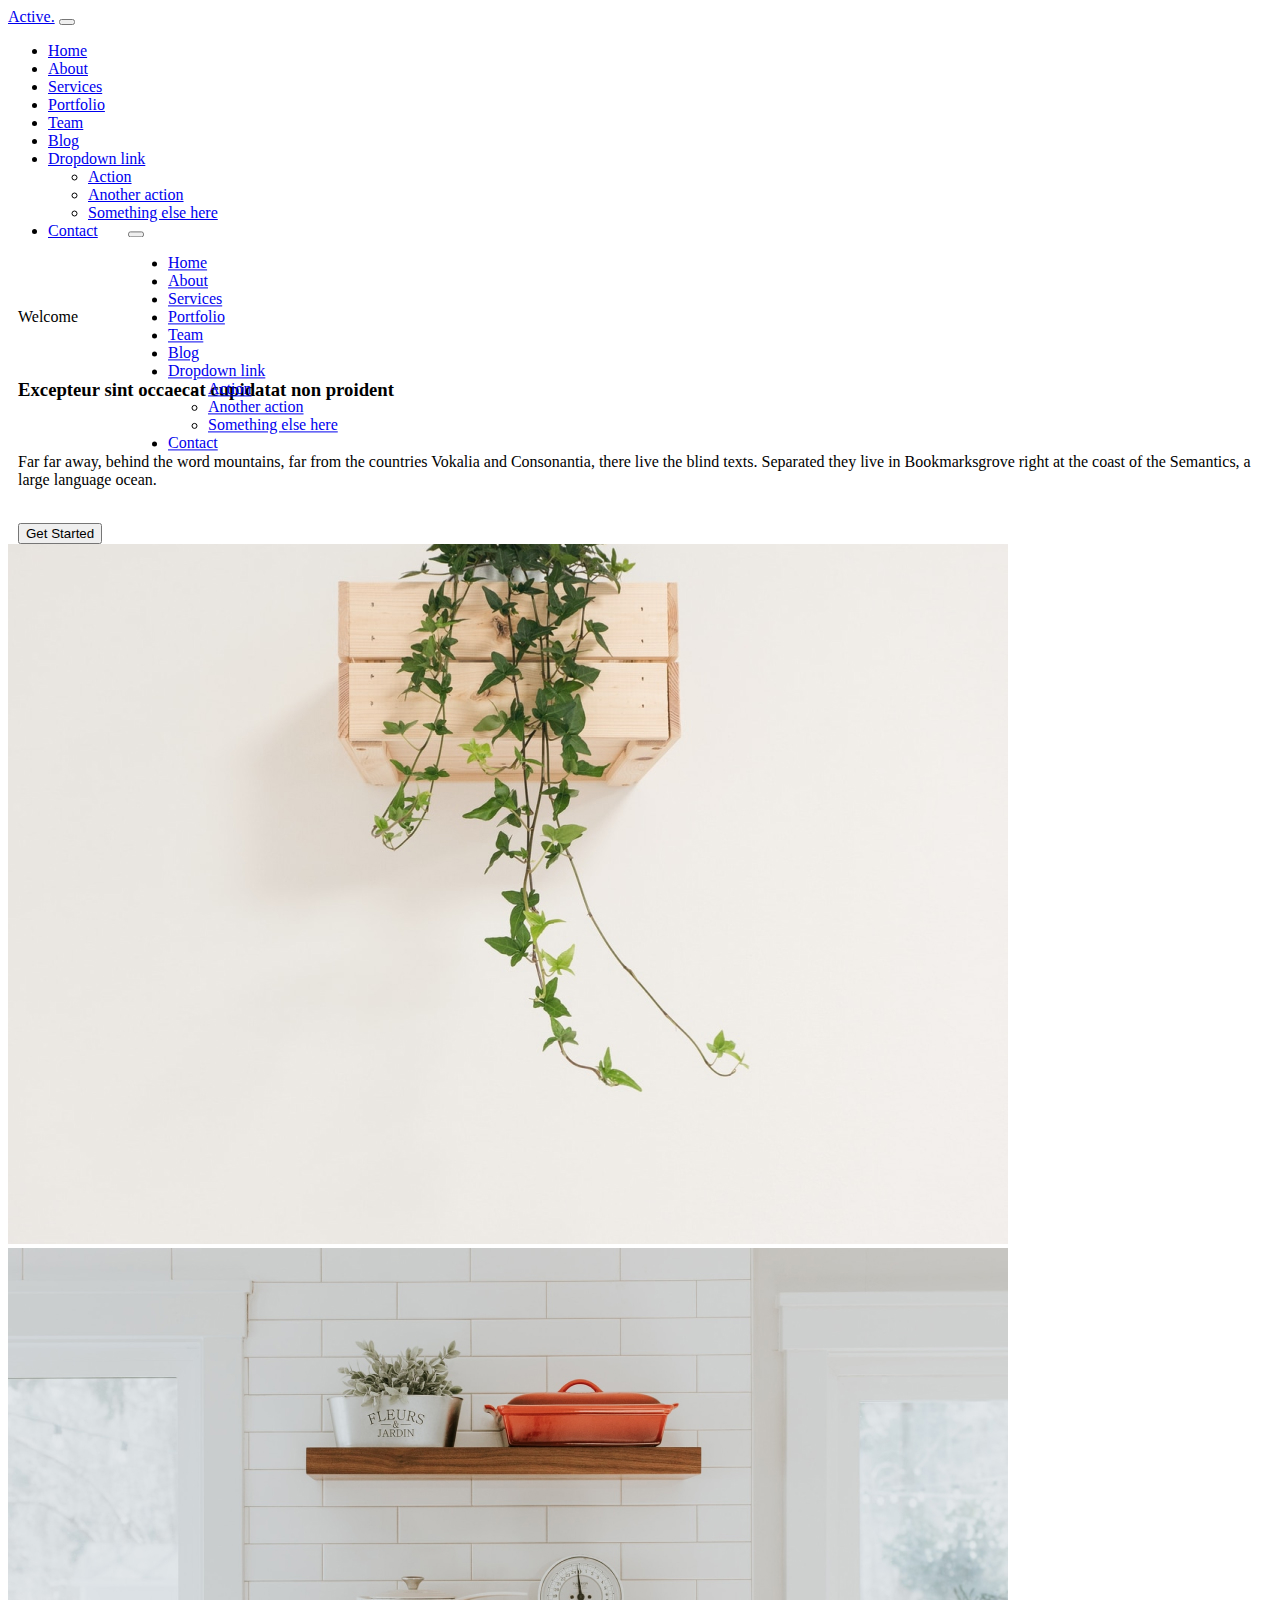
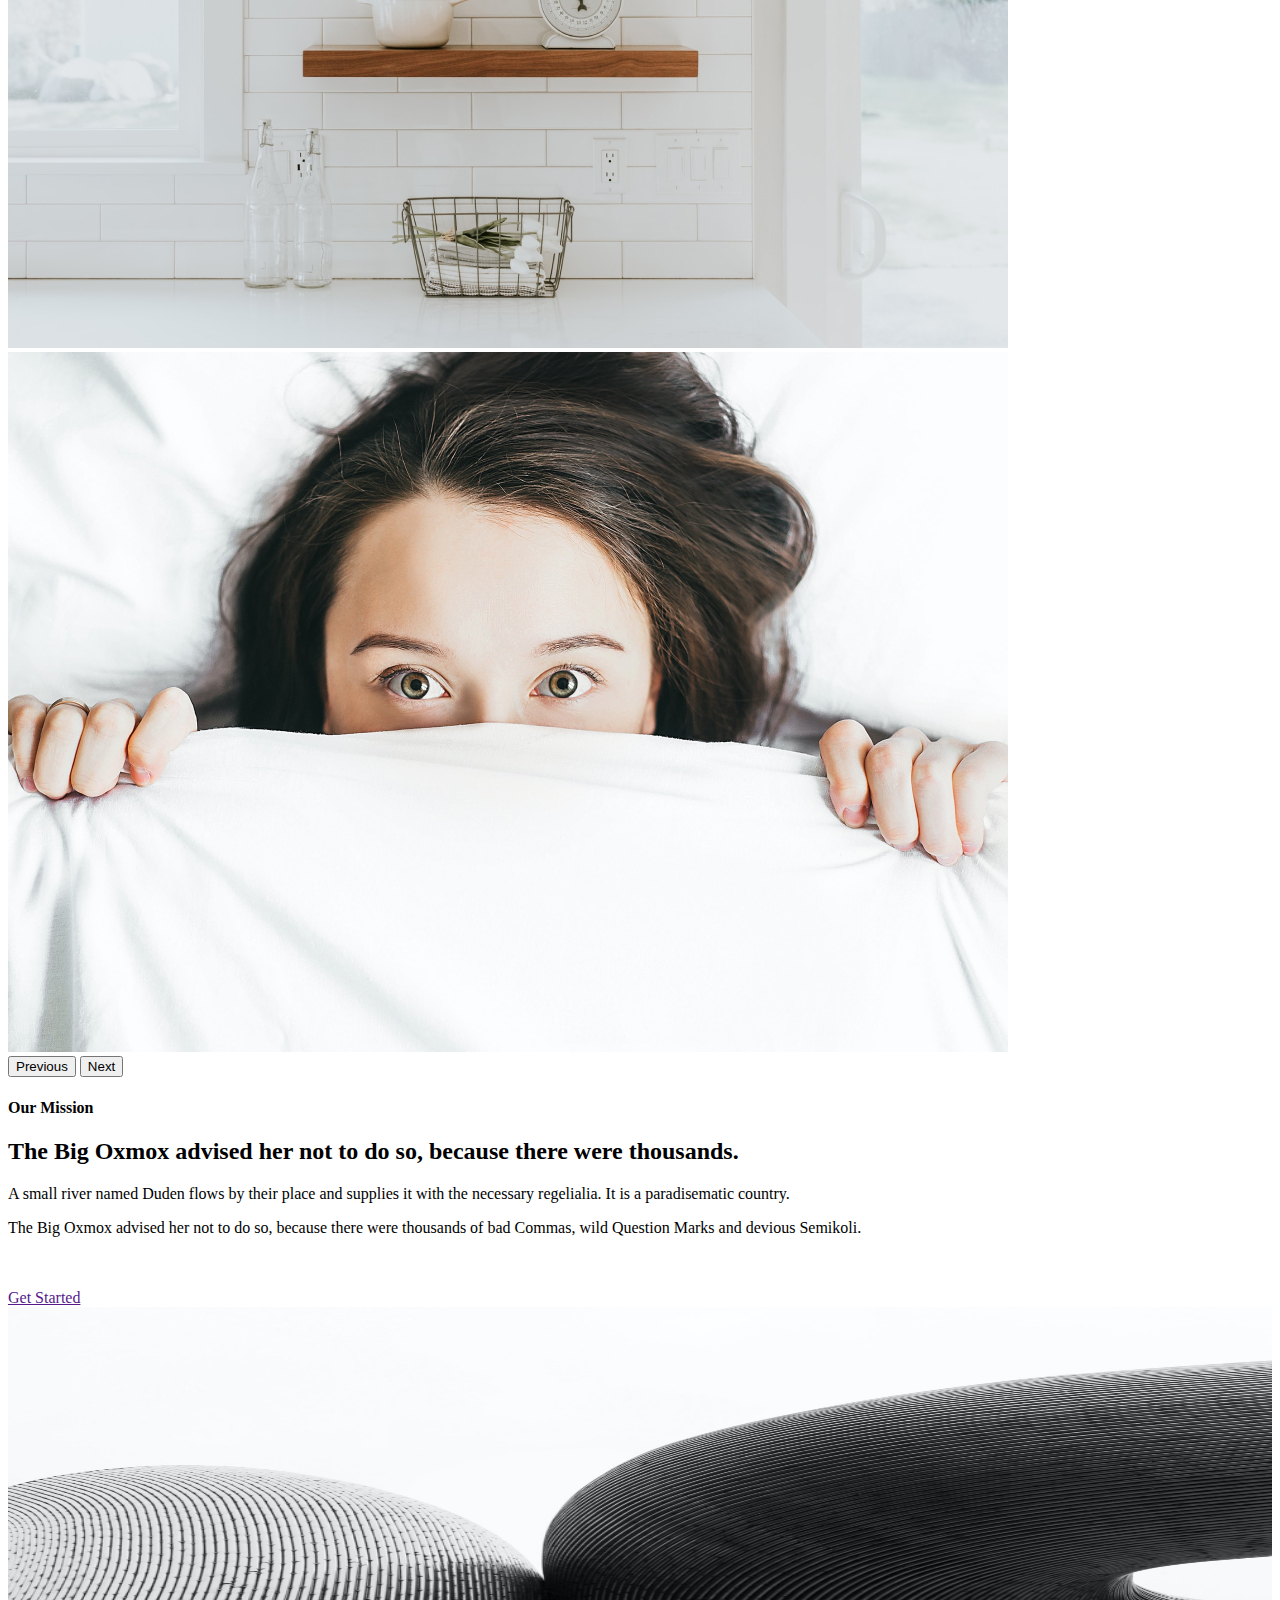
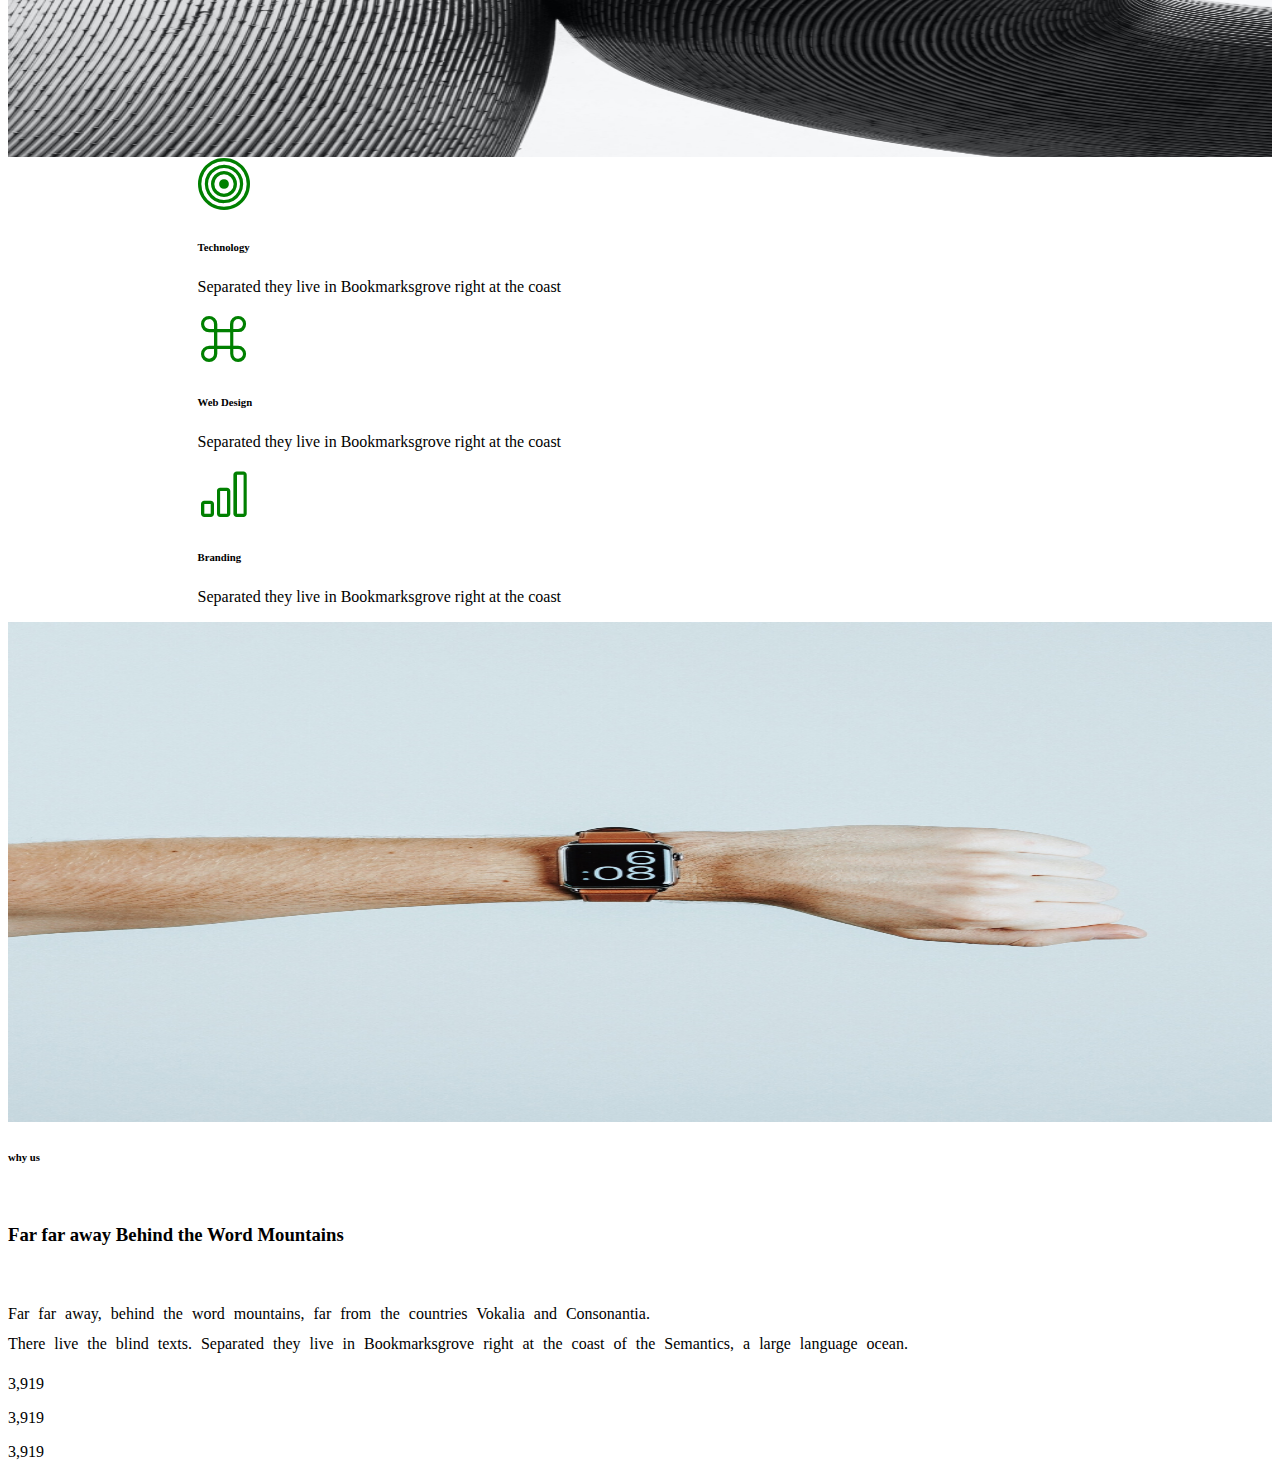
<file: Bootsrtrap PR/index.html>
<!DOCTYPE html>
<html lang="en">
<head>
    <meta charset="UTF-8">
    <meta name="viewport" content="width=device-width, initial-scale=1.0">
    <title>Active</title>
    <link href="https://cdn.jsdelivr.net/npm/bootstrap@5.0.2/dist/css/bootstrap.min.css" rel="stylesheet" integrity="sha384-EVSTQN3/azprG1Anm3QDgpJLIm9Nao0Yz1ztcQTwFspd3yD65VohhpuuCOmLASjC" crossorigin="anonymous">
    <script src="https://cdn.jsdelivr.net/npm/bootstrap@5.0.2/dist/js/bootstrap.bundle.min.js" integrity="sha384-MrcW6ZMFYlzcLA8Nl+NtUVF0sA7MsXsP1UyJoMp4YLEuNSfAP+JcXn/tWtIaxVXM" crossorigin="anonymous"></script>
    <link rel="stylesheet" href="https://cdn.jsdelivr.net/npm/bootstrap-icons@1.11.3/font/bootstrap-icons.min.css">

</head>
<body>
    <!-- navbar -->
    <nav class="navbar navbar-expand-lg navbar-light bg-light p-fixed">
        <div class="container">
          <a class="navbar-brand" href="#">Active.</a>
          <button class="navbar-toggler" type="button" data-bs-toggle="offcanvas" data-bs-target="#offcanvasTop" aria-controls="navbarNavDropdown" aria-expanded="false" aria-label="Toggle navigation">
            <span class="navbar-toggler-icon"></span>
          </button>
          <div class="collapse navbar-collapse lg-d-flex justify-content-end mt-3 mb-3" id="navbarNavDropdown">
            <ul class="navbar-nav">
              <li class="nav-item">
                <a class="nav-link active" aria-current="page" href="#">Home</a>
              </li>
              <li class="nav-item">
                <a class="nav-link" href="#">About</a>
              </li>
              <li class="nav-item">
                <a class="nav-link" href="#">Services</a>
              </li>
              <li class="nav-item">
                <a class="nav-link " aria-current="page" href="#">Portfolio</a>
              </li>
              <li class="nav-item">
                <a class="nav-link" href="#">Team</a>
              </li>
              <li class="nav-item">
                <a class="nav-link" href="#">Blog</a>
              </li>
              <li class="nav-item dropdown">
                <a class="nav-link dropdown-toggle" href="#" id="navbarDropdownMenuLink" role="button" data-bs-toggle="dropdown" aria-expanded="false">
                  Dropdown link
                </a>
                <ul class="dropdown-menu" aria-labelledby="navbarDropdownMenuLink">
                  <li><a class="dropdown-item" href="#">Action</a></li>
                  <li><a class="dropdown-item" href="#">Another action</a></li>
                  <li><a class="dropdown-item" href="#">Something else here</a></li>
                </ul>
              </li>
              <li class="nav-item">
                <a class="nav-link" href="#">Contact</a>
              </li>
            </ul>
          </div>
        </div>
      </nav>
<br><br>
      <div class="container-fluid  d">
        <div class="container mt-3 mb-3">
            <div class="row d-flex  justify-content-between align-content-center">
                <div class="col-12 col-xl-4 mt-5 " style="margin-left: 10px;">
                    <p>Welcome</p><br>
                    <h3>Excepteur sint occaecat cupidatat non proident</h3><br>
                    <p>Far far away, behind the word mountains, far from the countries Vokalia and Consonantia, there live the blind texts. Separated they live in Bookmarksgrove right at the coast of the Semantics, a large language ocean.</p>
                    <br>
                    <button class="btn btn-success rounded-pill ">Get Started</button>
                </div>
                <div class="col-12 col-xl-7 pt-xl-0 pt-5">
                    <div id="carouselExampleControls" class="carousel slide" data-bs-ride="carousel">
                        <div class="carousel-inner p-0">
                          <div class="carousel-item active">
                            <img src="images/img_h_6.jpg" class="d-block w-100 " alt="..." >
                          </div>
                          <div class="carousel-item">
                            <img src="images/img_h_7.jpg" class="d-block w-100" alt="...">
                          </div>
                          <div class="carousel-item">
                            <img src="images/img_h_8.jpg" class="d-block w-100" alt="...">
                          </div>
                        </div>
                        <button class="carousel-control-prev" type="button" data-bs-target="#carouselExampleControls" data-bs-slide="prev">
                          <span class="carousel-control-prev-icon" aria-hidden="true"></span>
                          <span class="visually-hidden">Previous</span>
                        </button>
                        <button class="carousel-control-next" type="button" data-bs-target="#carouselExampleControls" data-bs-slide="next">
                          <span class="carousel-control-next-icon" aria-hidden="true"></span>
                          <span class="visually-hidden">Next</span>
                        </button>
                      </div>
                </div>
            </div>
        </div>
      </div>

      <!-- our mission -->
       <div class="container-fluid bg-light mt-5">
            <div class="container bg-white h-100 w-80 pt-5">
                
                    <div class="row d-felx justify-content-around w-100">
                        <div class="col-12 col-xl-4 mt-5 m-0 col-sm-12 order-sm-2 col-lg-4 order-lg-1  ">
                            <h4>Our Mission</h4>
                            <h2>The Big Oxmox advised her not to do so, because there were thousands.</h2>
                            <p>A small river named Duden flows by their place and supplies it with the necessary regelialia. It is a paradisematic country.</p>
                            <p>The Big Oxmox advised her not to do so, because there were thousands of bad Commas, wild Question Marks and devious Semikoli.</p>
                                <br><br>
                                <a href="" class="btn btn-success rounded-pill">Get Started</a>
                        </div>
                        <div class="col-12 col-xl-5 box p-0 mt-5 col-sm-12 order-sm-1 col-lg-5 order-lg-2 m-auto">
                            <img src="images//img_v_3.jpg"  alt="" style="height: 450px;width: 100%;display: flex; justify-content: space-around;">
                        </div>
                    
                </div>
            </div>
<!-- cards -->
            
           <div class="row w-80 d-flex mt-5 justify-content-around" style="margin: auto;width: 70%;" >
            <div class="col-3 col-xl-3 col-sm-3 ">
              <i class="bi bi-bullseye" style="font-size:52px ;color: green;"></i>
              <h6>Technology</h6>
              <p>Separated they live in Bookmarksgrove right at the coast</p>
            </div>
            <div class="col-3  col-xl-3 col-lg-12 ">
              <i class="bi bi-command" style="font-size:52px ;color: green;"></i>
              <h6>Web Design</h6>
              <p>Separated they live in Bookmarksgrove right at the coast</p>
            </div>
            <div class="col-3 col-xl-3 col-sm-3 ">
              <i class="bi bi-bar-chart" style="font-size:52px ;color: green;"></i>
              <h6>Branding</h6>
              <p>Separated they live in Bookmarksgrove right at the coast</p>
            </div>
           </div>

           <!-- why us -->
            
            

       </div>
       <div class="container-fluid bg-light ">
        <div class="container d-flex justify-content-around">
        <div class="row d-flex justify-content-around w-100 mt-5" >
          <div class="col-5 col-xl-5  ">
            <img src="images/img_v_1.jpg" height="500px" width="100%" alt="">
          </div>
          <div class="col-5 col-xl-5 order-sm-2 col-sm-5 ">
            <h6>why us</h6><br>
            <h3>Far far away Behind the Word Mountains</h3><br>
            <p style="line-height: 30px;word-spacing: 5px;">Far far away, behind the word mountains, far from the countries Vokalia and Consonantia.
              <br>
              There live the blind texts. Separated they live in Bookmarksgrove right at the coast of the Semantics, a large language ocean.</p>
            <p>3,919</p>     <p>3,919</p>              <p>3,919</p>                       
          </div>
        </div>
       </div>
       </div>


    <!-- offcanvas -->
    <div class="offcanvas offcanvas-end" tabindex="-1" id="offcanvasTop" aria-labelledby="offcanvasTopLabel" style="width: 80%;margin: auto; position: absolute;transform: translate(-50%,-20%); top: 30%;left: 50%;">
      <div class="offcanvas-header">
      
        <button type="button" class="btn-close text-reset" data-bs-dismiss="offcanvas" aria-label="Close"></button>
      </div>
      <div class="offcanvas-body">
        
            <ul class="navbar-nav">
              <li class="nav-item">
                <a class="nav-link active" aria-current="page" href="#">Home</a>
              </li>
              <li class="nav-item">
                <a class="nav-link" href="#">About</a>
              </li>
              <li class="nav-item">
                <a class="nav-link" href="#">Services</a>
              </li>
              <li class="nav-item">
                <a class="nav-link " aria-current="page" href="#">Portfolio</a>
              </li>
              <li class="nav-item">
                <a class="nav-link" href="#">Team</a>
              </li>
              <li class="nav-item">
                <a class="nav-link" href="#">Blog</a>
              </li>
              <li class="nav-item dropdown">
                <a class="nav-link dropdown-toggle" href="#" id="navbarDropdownMenuLink" role="button" data-bs-toggle="dropdown" aria-expanded="false">
                  Dropdown link
                </a>
                <ul class="dropdown-menu" aria-labelledby="navbarDropdownMenuLink">
                  <li><a class="dropdown-item" href="#">Action</a></li>
                  <li><a class="dropdown-item" href="#">Another action</a></li>
                  <li><a class="dropdown-item" href="#">Something else here</a></li>
                </ul>
              </li>
              <li class="nav-item">
                <a class="nav-link" href="#">Contact</a>
              </li>
            </ul>
          
      </div>
    </div>
</body>
</html>
</file>
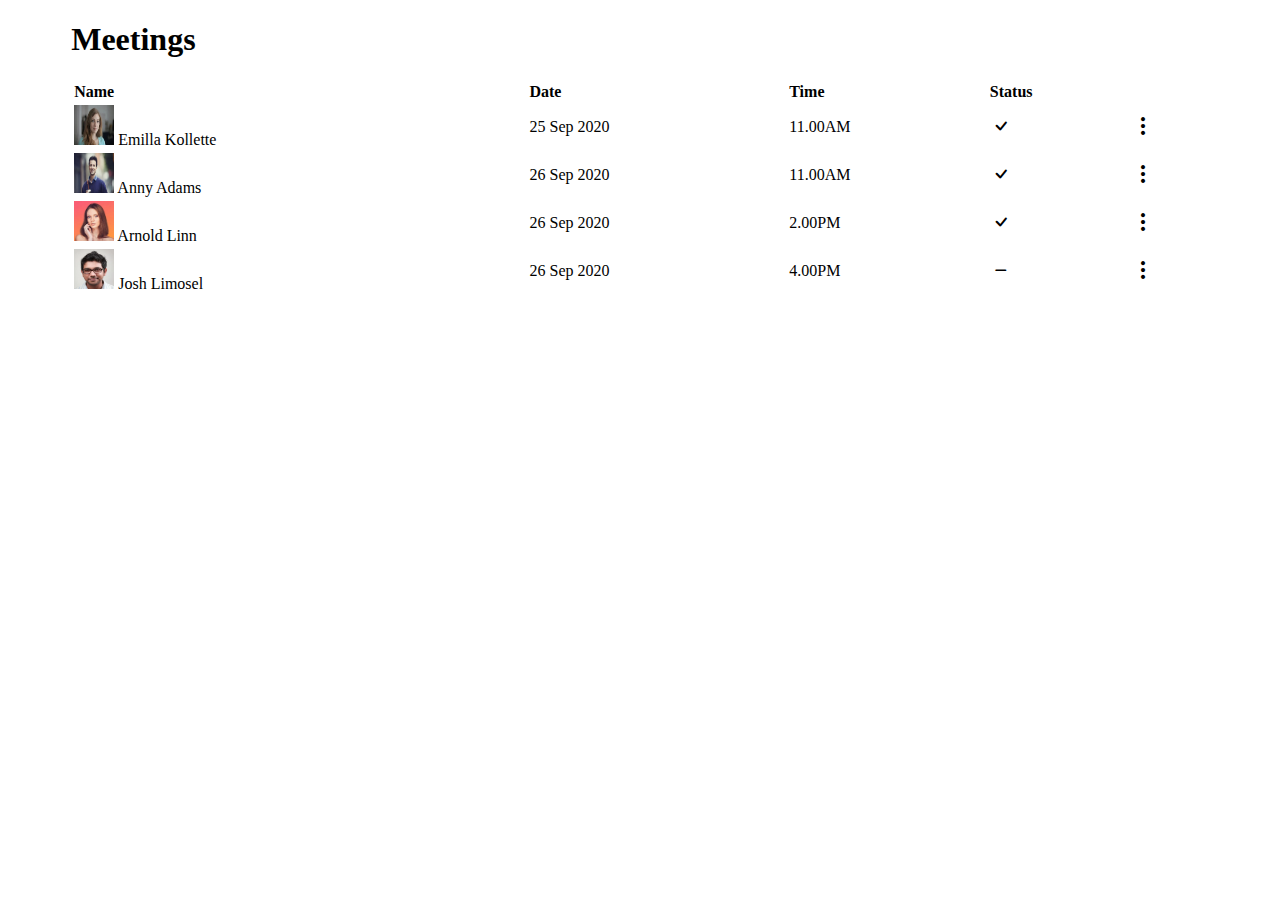
<file: Bottstrap Table/index.html>
<!DOCTYPE html>
<html lang="en">
<head>
    <meta charset="UTF-8">
    <meta name="viewport" content="width=device-width, initial-scale=1.0">
    <title>Table Made With Bootstrap</title>
    <link href="https://cdn.jsdelivr.net/npm/bootstrap@5.0.2/dist/css/bootstrap.min.css" rel="stylesheet" integrity="sha384-EVSTQN3/azprG1Anm3QDgpJLIm9Nao0Yz1ztcQTwFspd3yD65VohhpuuCOmLASjC" crossorigin="anonymous">
    <script src="https://cdn.jsdelivr.net/npm/bootstrap@5.0.2/dist/js/bootstrap.bundle.min.js" integrity="sha384-MrcW6ZMFYlzcLA8Nl+NtUVF0sA7MsXsP1UyJoMp4YLEuNSfAP+JcXn/tWtIaxVXM" crossorigin="anonymous"></script>
    <link rel="stylesheet" href="https://cdn.jsdelivr.net/npm/bootstrap-icons@1.5.0/font/bootstrap-icons.css">
    <style>
       .table
       {
        width: 90%;
        margin: auto;
        
       }
       
       h1
       {
        margin-left: 5%;
       }
       i
       {
        font-size: 22px;
        font-weight: bold;
       }
      
    </style>

</head>
<body>
        <h1>Meetings</h1>    

        <table class="table table-primary table-hover  "  >
            <tr class="table-primary">
                <td><b>Name</td>
                <td><b>Date</td>
                <td><b>Time</td>    
                <td><b>Status</td>
                <td></td>
            </tr>
        
            <tr class="table-primary">
                <td >
                    <img src="Images/p1.jpg" class="rounded-circle" height="40px" width="40px"  alt="">
                    Emilla Kollette
                </td>
                <td>
                    25 Sep 2020
                </td>
                <td>
                    11.00AM
                </td>
                <td>
                    <i class="bi bi-check"></i>
                    

                </td>
                <td>
                    <i class="bi bi-three-dots-vertical"></i> 
                </td>
            </tr>
            <tr class="table bg-primary">
                <td >
                    <img src="Images/p2.jpg" class="rounded-circle" height="40px" width="40px"  alt="">
                    Anny Adams
                </td>
                <td>
                    26 Sep 2020
                </td>
                <td>
                    11.00AM
                </td>
                <td>
                    <i class="bi bi-check"></i>
                    

                </td>
                <td>
                    <i class="bi bi-three-dots-vertical"></i> 
                </td>
            </tr>
            <tr>
                <td >
                    <img src="Images/p3.jpg" class="rounded-circle" height="40px" width="40px"  alt="">
                    Arnold Linn
                </td>
                <td>
                    26 Sep 2020
                </td>
                <td>
                    2.00PM
                </td>
                <td>
                    <i class="bi bi-check"></i>
                    

                </td>
                <td>
                    <i class="bi bi-three-dots-vertical"></i> 
                </td>
            </tr>
            <tr>
                <td >
                    <img src="Images/p4.jpg" class="rounded-circle" height="40px" width="40px"  alt="">
                    Josh Limosel
                </td>
                <td>
                    26 Sep 2020
                </td>
                <td>
                    4.00PM
                </td>
                <td>
                    <i class="bi bi-dash"></i>
                    

                </td>
                <td>
                    <i class="bi bi-three-dots-vertical"></i> 
                </td>
            </tr>
        </table>
</body>
</html>
</file>
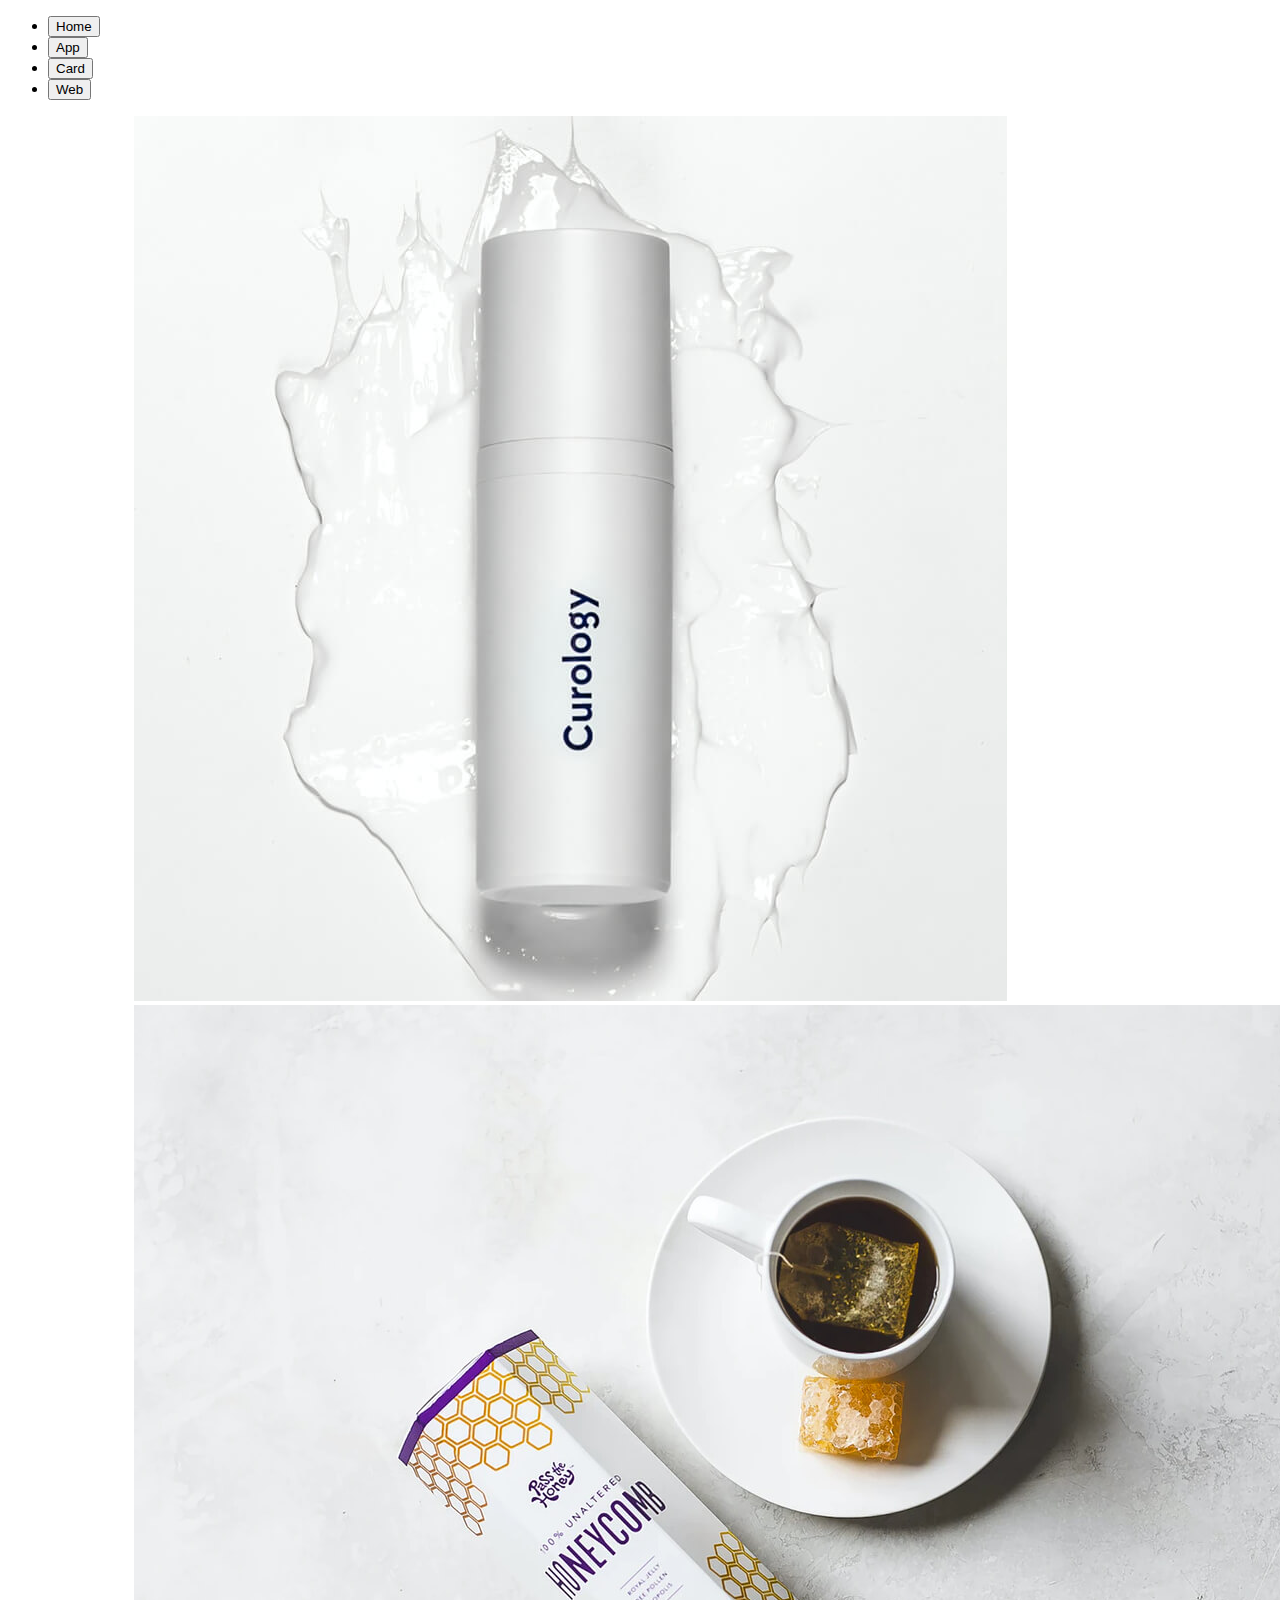
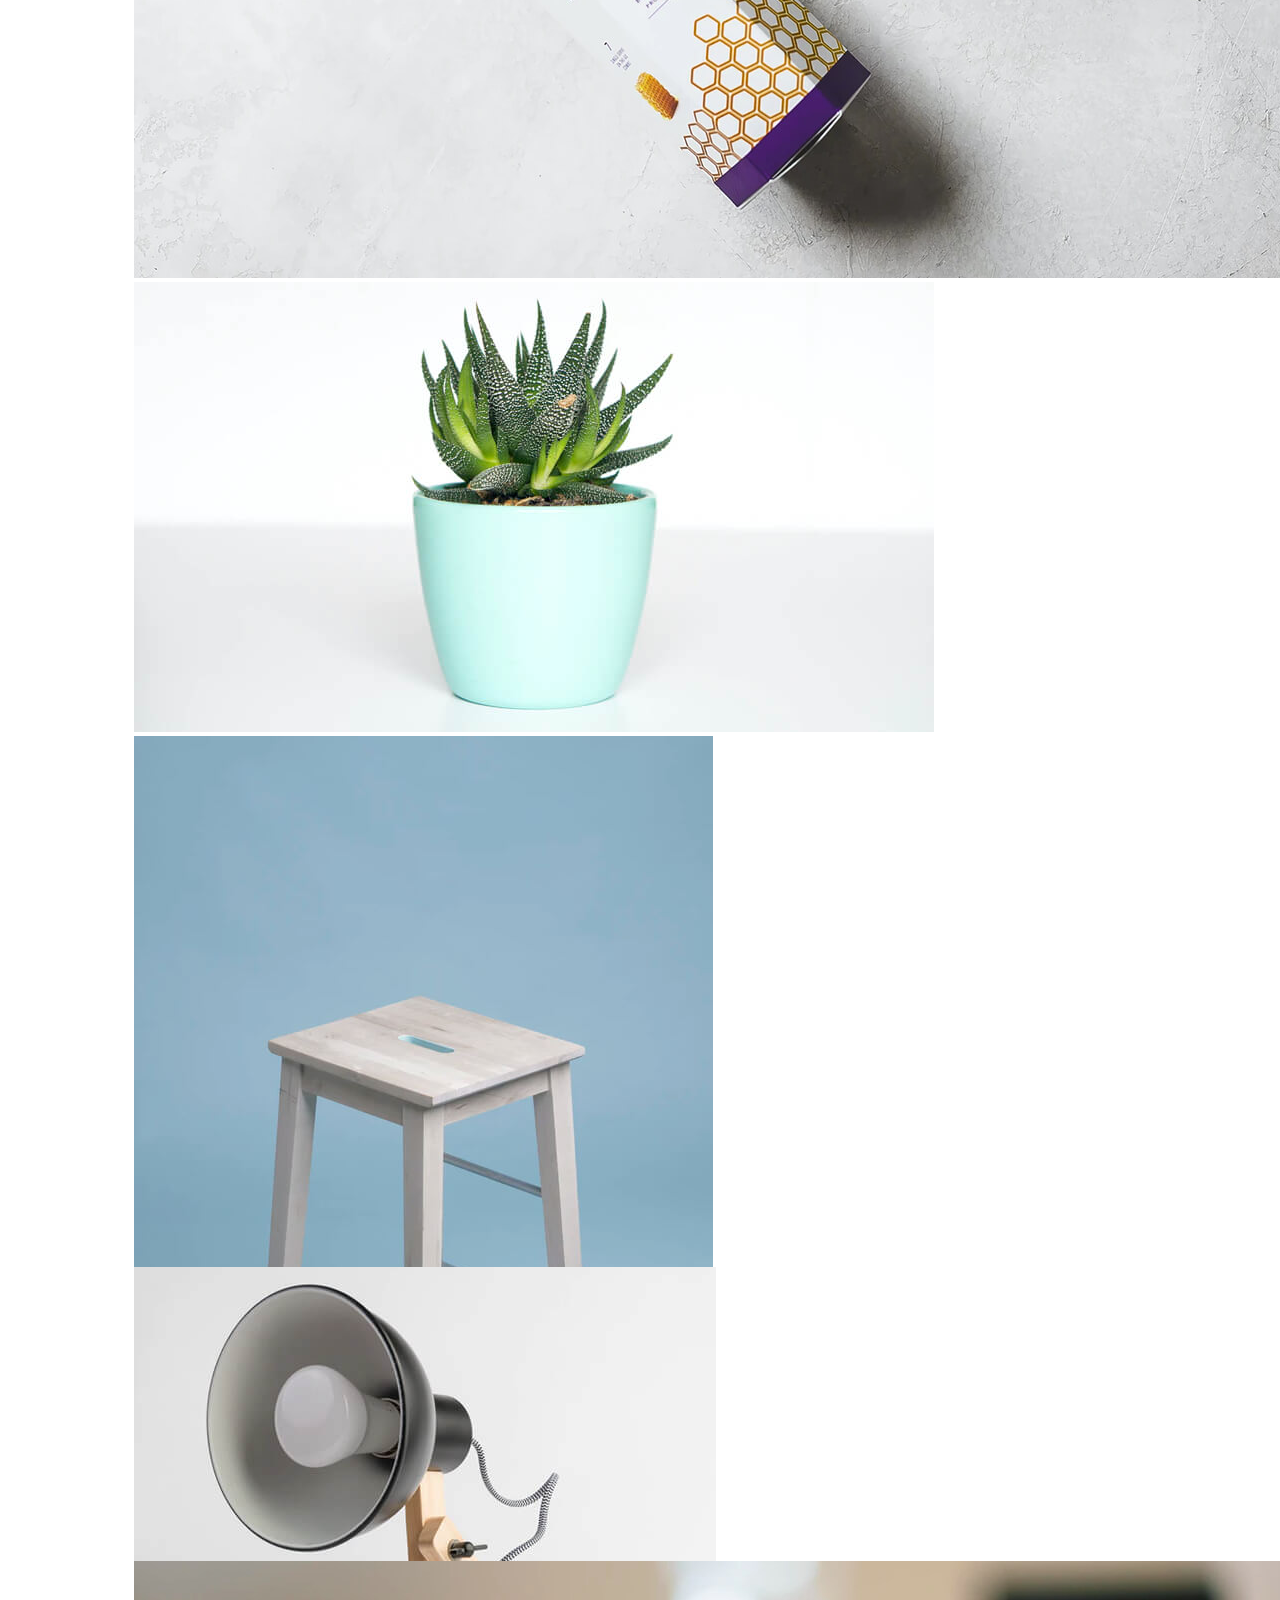
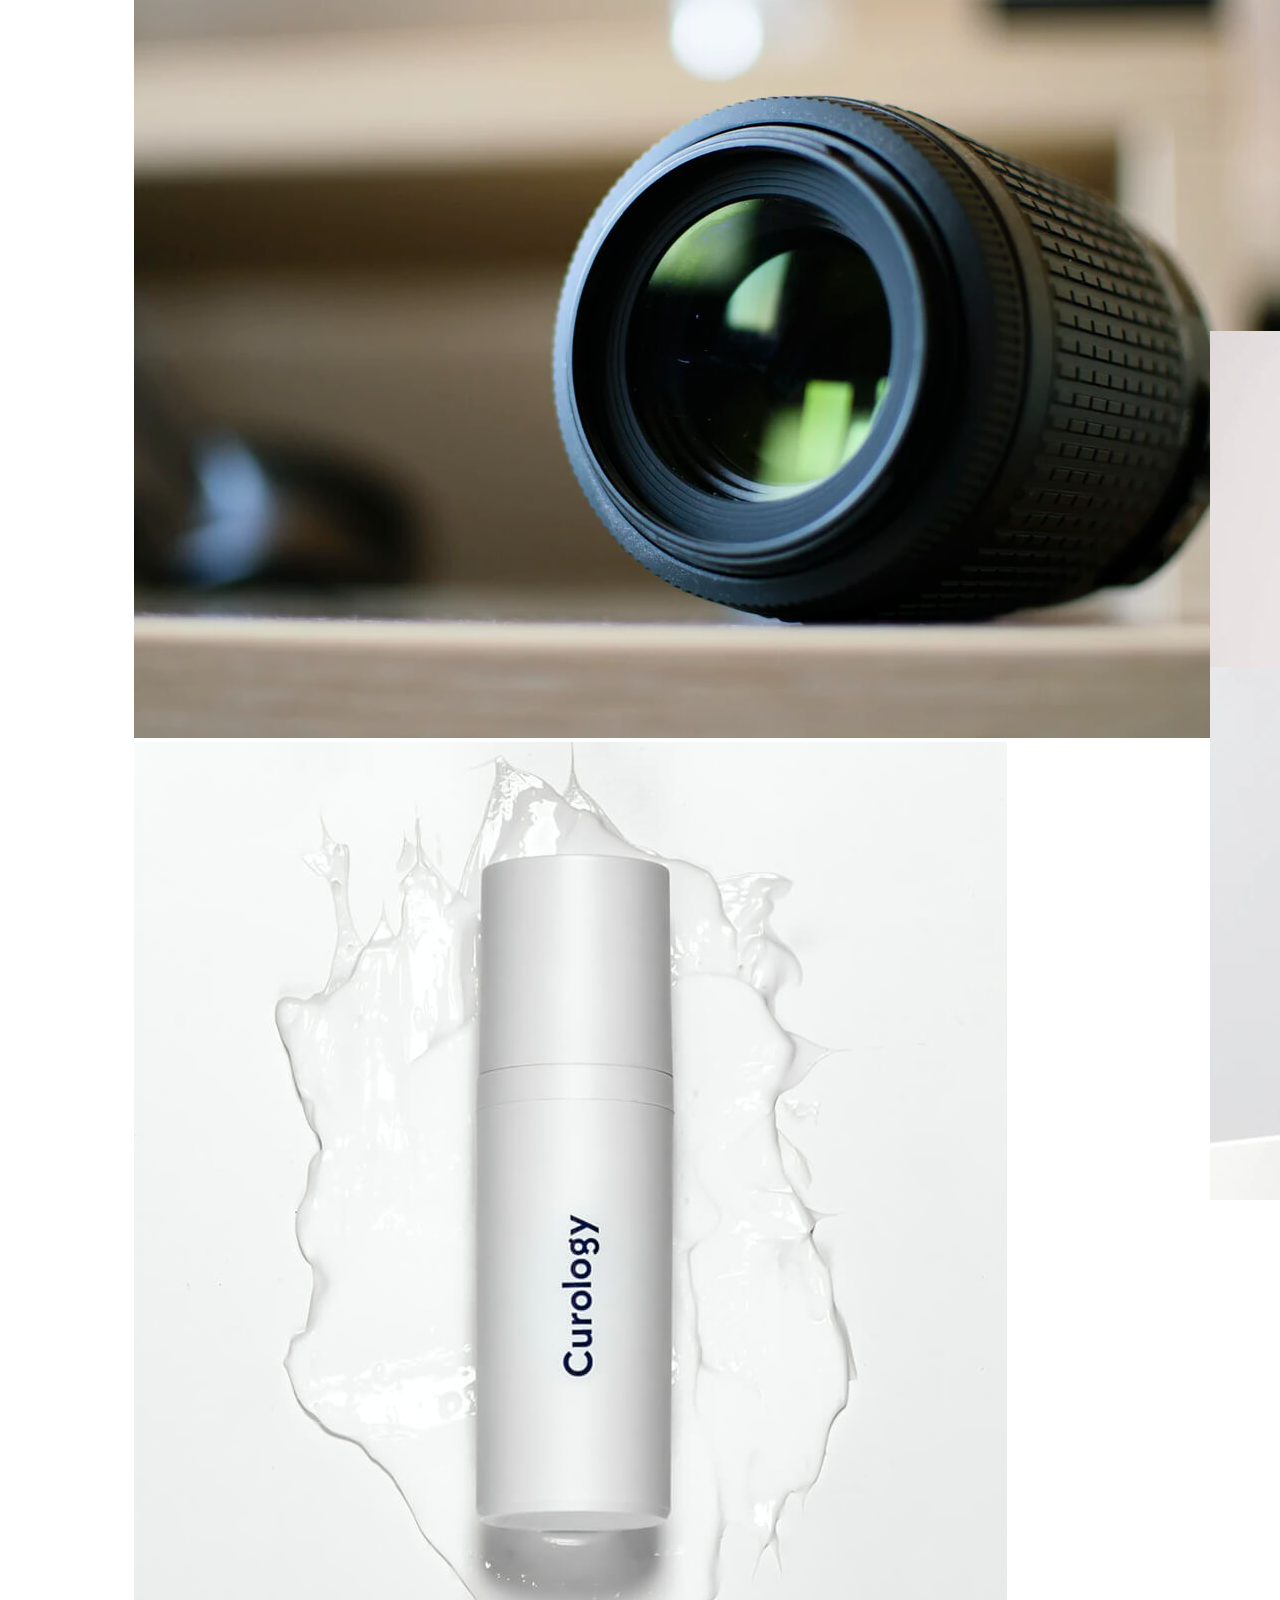
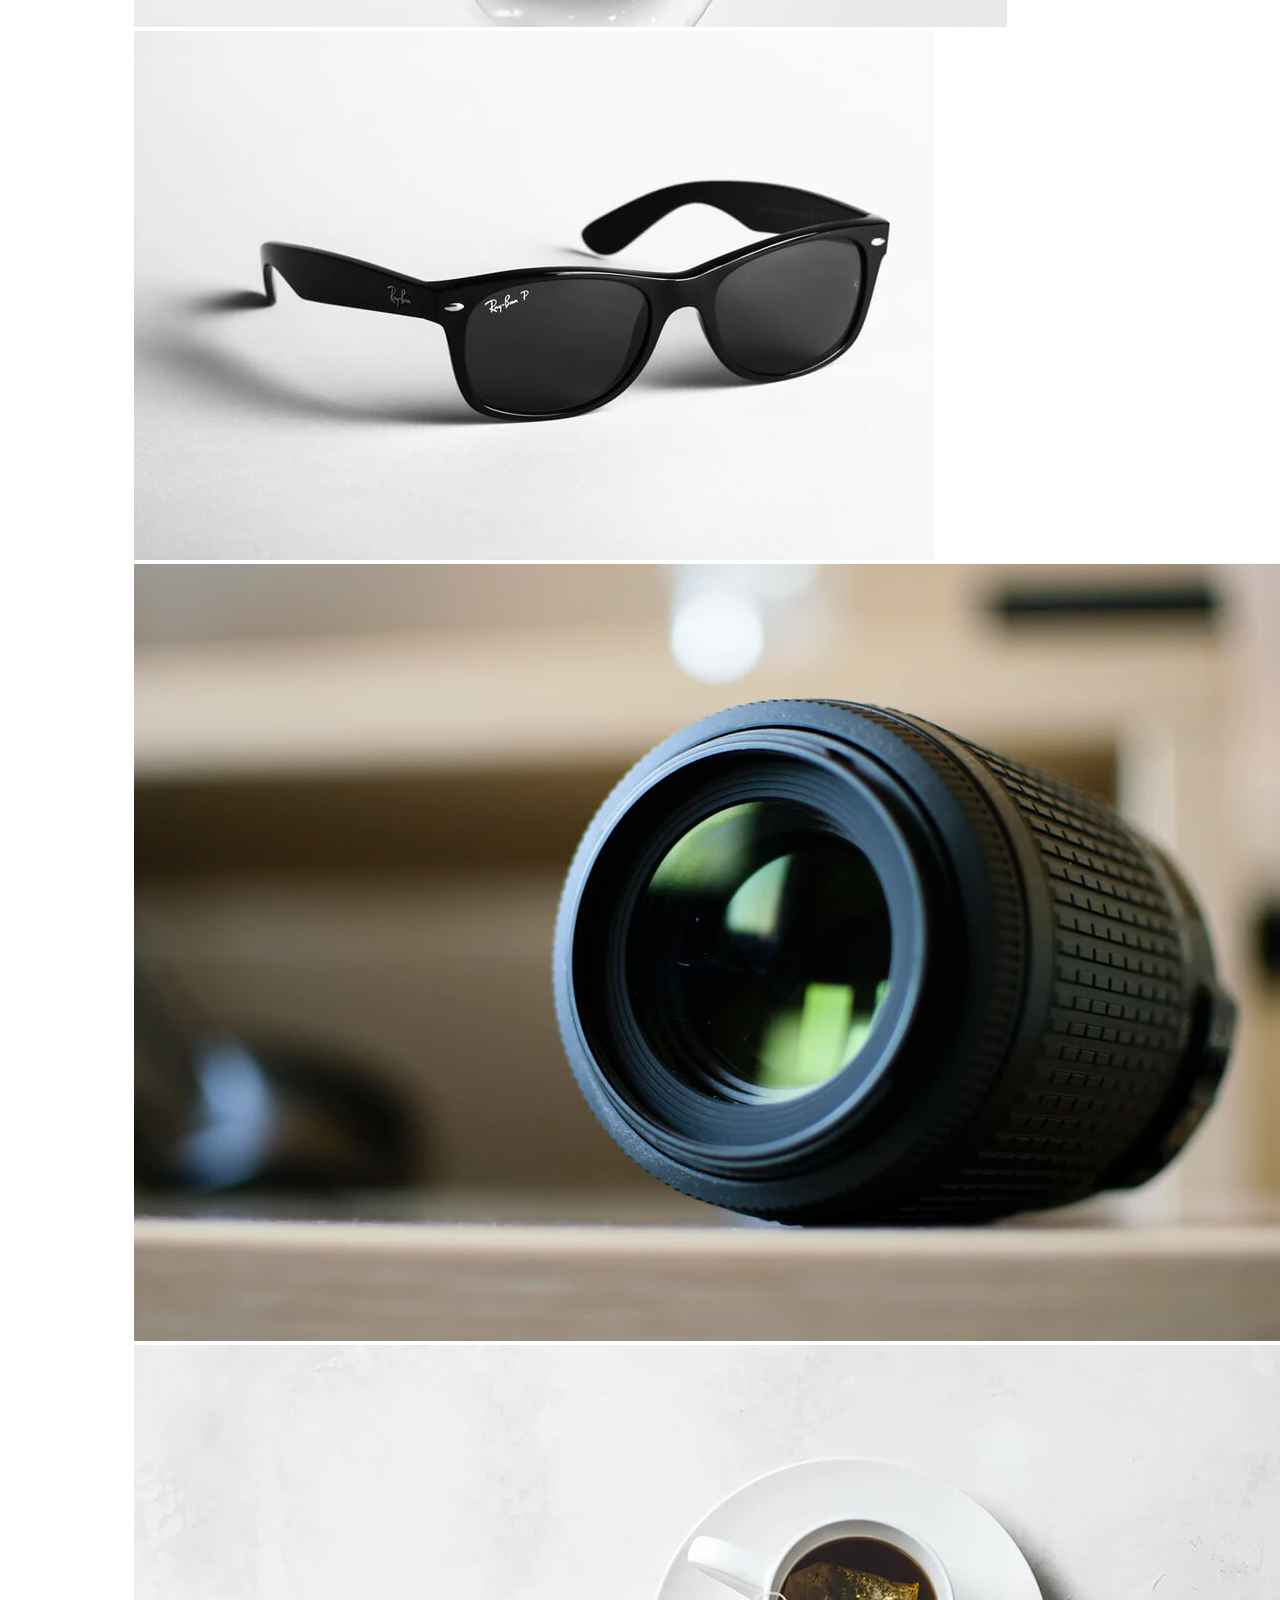
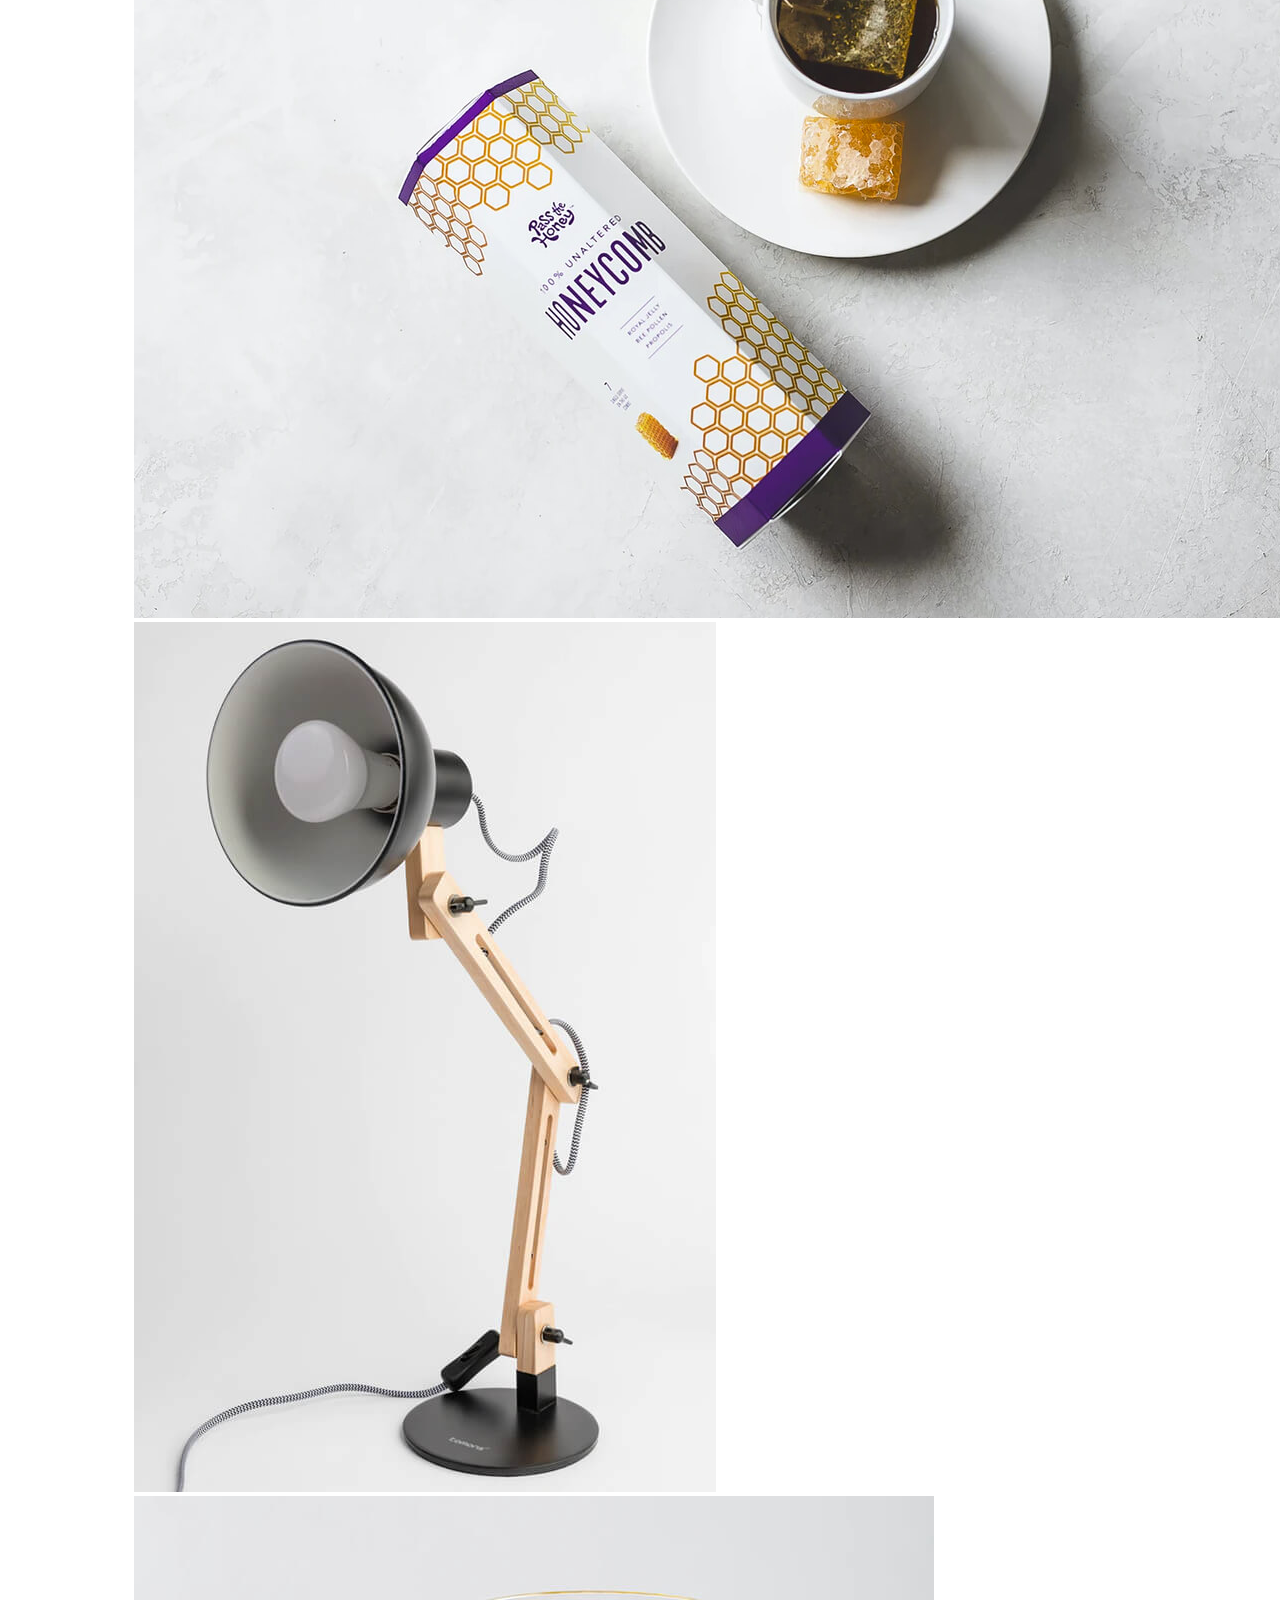
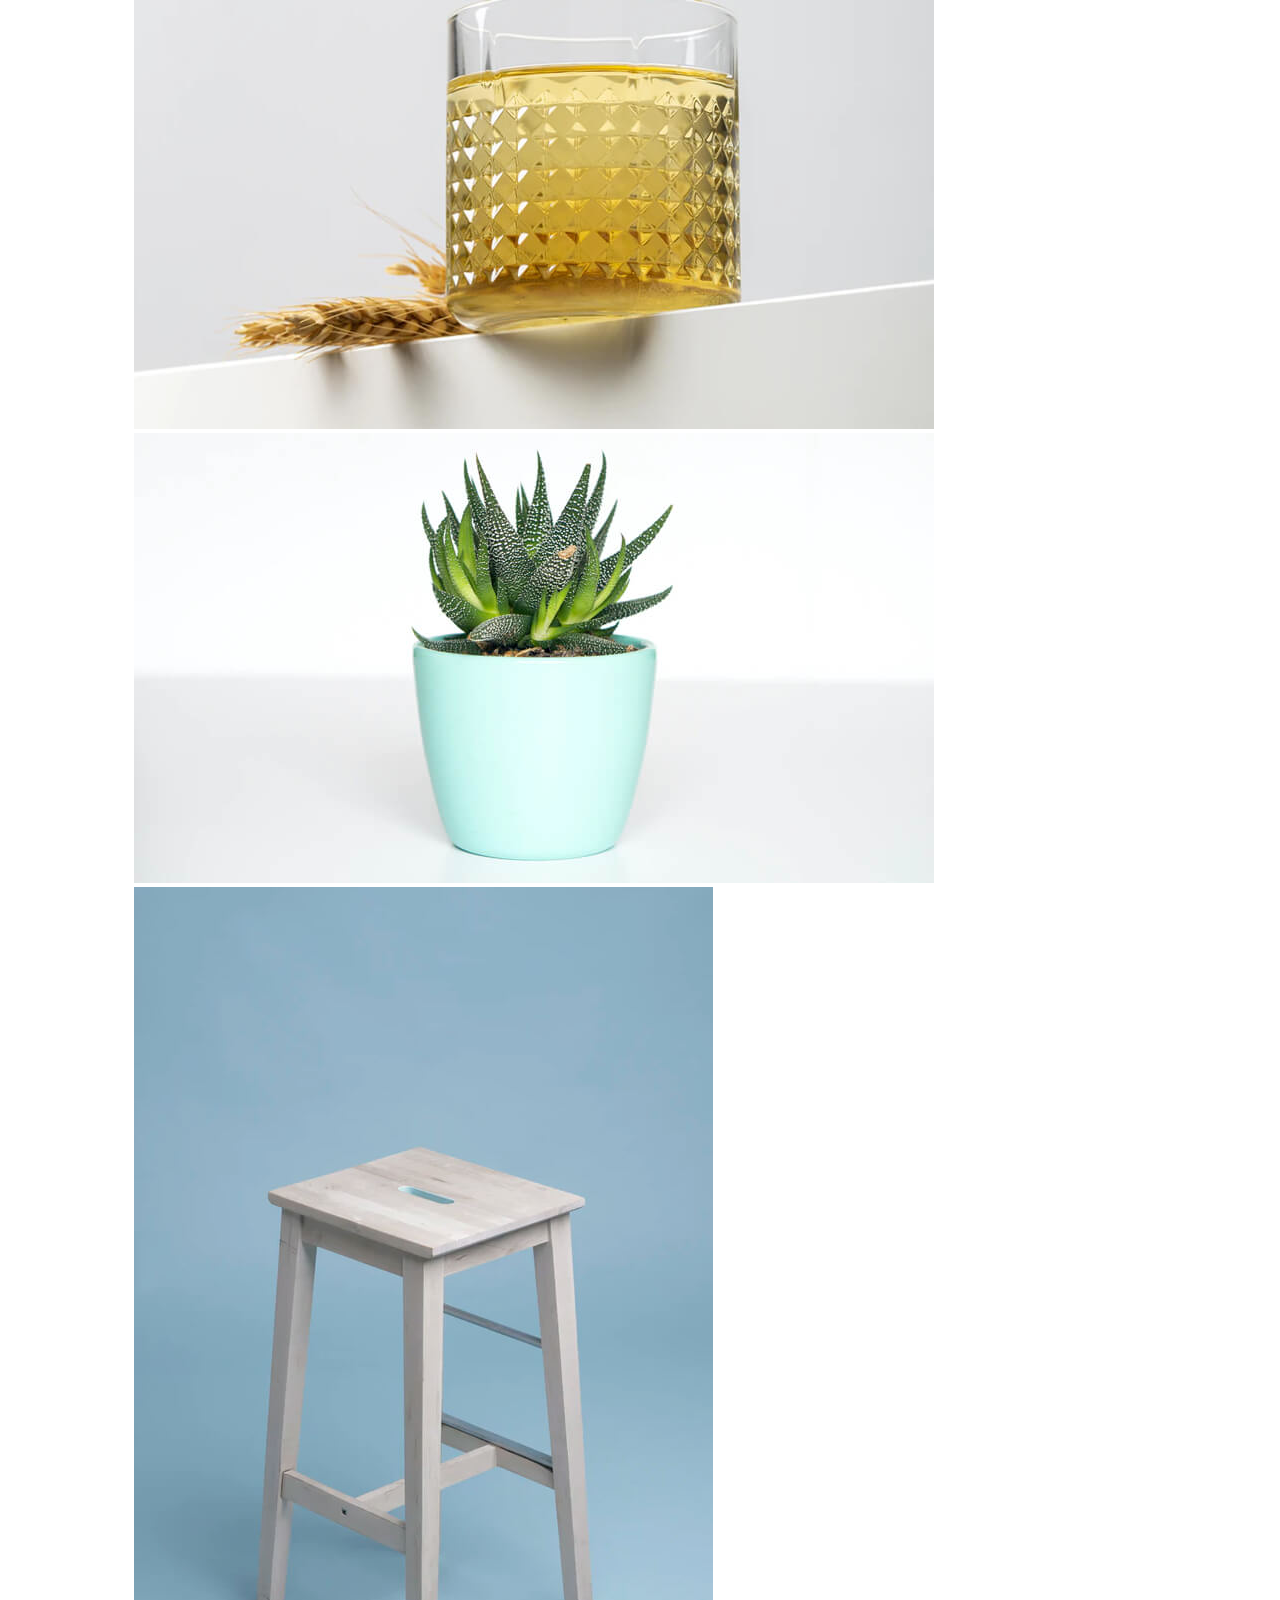
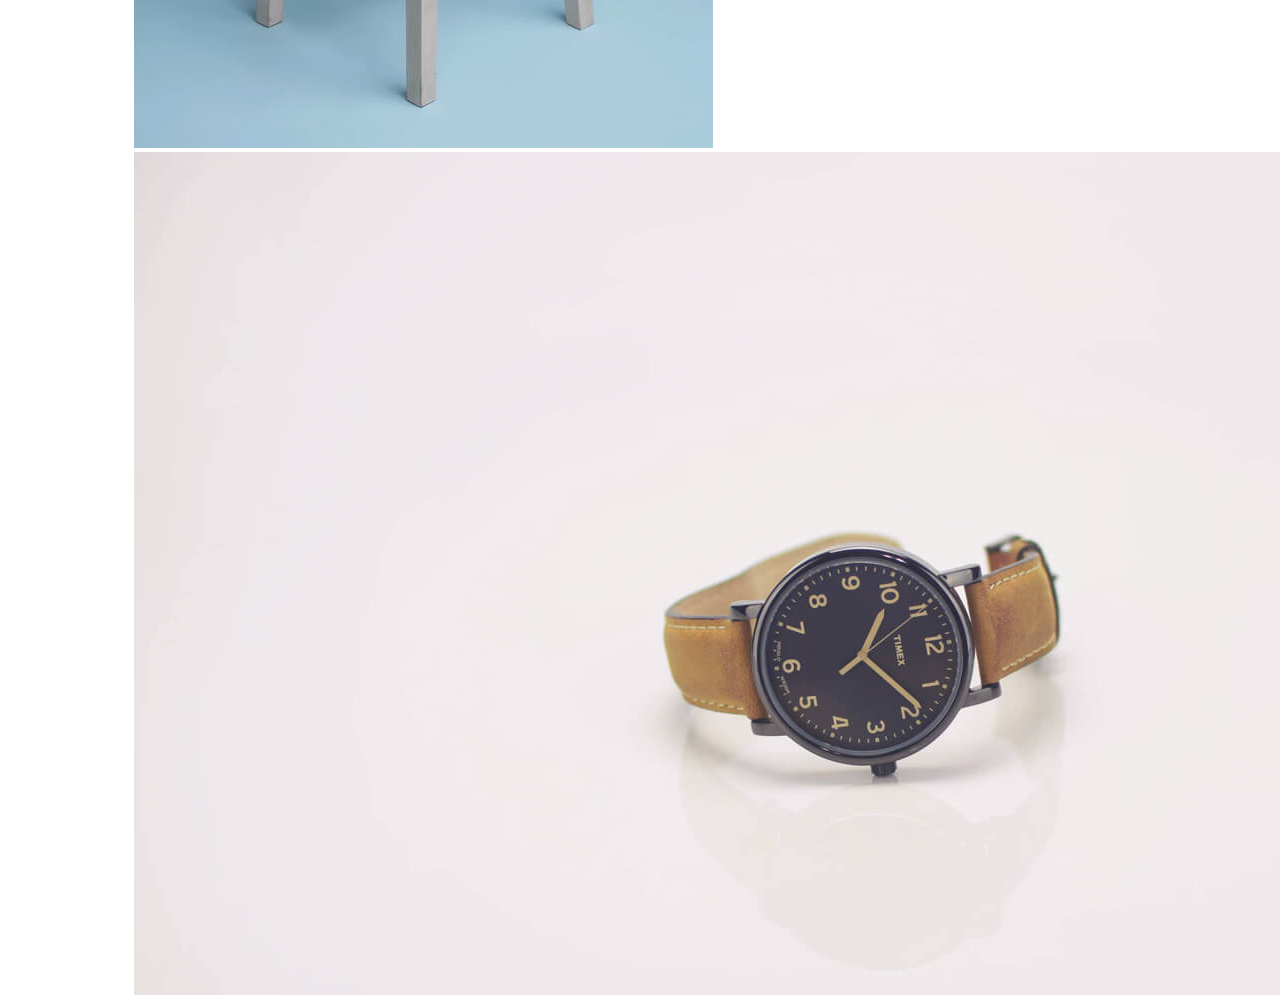
<file: Nav tabs/index.html>
<!DOCTYPE html>
<html lang="en">
<head>
    <meta charset="UTF-8">
    <meta name="viewport" content="width=device-width, initial-scale=1.0">
    <title>NAv Tabs</title>
    <link href="https://cdn.jsdelivr.net/npm/bootstrap@5.0.2/dist/css/bootstrap.min.css" rel="stylesheet" integrity="sha384-EVSTQN3/azprG1Anm3QDgpJLIm9Nao0Yz1ztcQTwFspd3yD65VohhpuuCOmLASjC" crossorigin="anonymous">
    <script src="https://cdn.jsdelivr.net/npm/bootstrap@5.0.2/dist/js/bootstrap.bundle.min.js" integrity="sha384-MrcW6ZMFYlzcLA8Nl+NtUVF0sA7MsXsP1UyJoMp4YLEuNSfAP+JcXn/tWtIaxVXM" crossorigin="anonymous"></script>

</head>
<body>
    
    <ul class="nav nav-pills mb-3 d-flex justify-content-center" id="pills-tab" role="tablist">
        <li class="nav-item" role="presentation">
          <button class="nav-link active" id="pills-All-tab" data-bs-toggle="pill" data-bs-target="#pills-All" type="button" role="tab" >Home</button>
        </li>
        <li class="nav-item" role="presentation">
          <button class="nav-link" id="pills-App-tab" data-bs-toggle="pill" data-bs-target="#pills-App" type="button" >App</button>
        </li>
        <li class="nav-item" role="presentation">
          <button class="nav-link" id="pills-Card-tab" data-bs-toggle="pill" data-bs-target="#pills-Card" type="button" >Card</button>
        </li>
        <li class="nav-item" role="presentation">
            <button class="nav-link" id="pills-Web-tab" data-bs-toggle="pill" data-bs-target="#pills-Web" type="button" >Web</button>
          </li>
      </ul>
      <div class="tab-content w-80  d-flex justify-content-center" id="pills-tabContent" >
        <div class="tab-pane fade show active" id="pills-All">
            <div class="row row-cols-1 row-cols-md-3 g-4" style="width: 80%;margin: auto;">
                <div class="col">
                  <div class="card h-0">
                    <img src="images/c1.jpg" class="card-img-top" alt="...">
                    
                  </div>
                </div>
                <div class="col">
                  <div class="card h-0">
                    <img src="images/c2.jpg" class="card-img-top" alt="...">
                    
                  </div>
                </div>
                <div class="col">
                  <div class="card h-0">
                    <img src="images/c3.jpg" class="card-img-top" alt="...">
                    
                  </div>
                </div>
                <div class="col">
                    <div class="card h-0">
                      <img src="images/c4.jpg" class="card-img-top" alt="...">
                      
                    </div>
                  </div>
                  <div class="col">
                    <div class="card h-0" style="margin-top: -33%;">
                      <img src="images/c5.jpg" class="card-img-top" alt="...">
                      
                    </div>
                  </div>
                  <div class="col">
                    <div class="card h-0" style="margin-top: -43%;">
                      <img src="images/c6.jpg" class="card-img-top" alt="...">
                      
                    </div>
                  </div>
                  <div class="col">
                    <div class="card h-0" style="position: relative;left: 106.4%;margin-top:-30.5% ;">
                      <img src="images/c9.jpg" class="card-img-top" alt="...">
                      
                    </div>
                  </div>
                  <div class="col">
                    <div class="card h-0" style="position: relative;left: 106.4%;margin-top: -50.5%;">
                      <img src="images/c8.jpg" class="card-img-top" alt="...">
                      
                    </div>
                  </div>
                  <div class="col">
                    <div class="card h-0" style="margin-top: -123%;">
                      <img src="images/c7.jpg" class="card-img-top" alt="...">
                      
                    </div>
                  </div>
              </div>
        </div>
        <div class="tab-pane fade" id="pills-App" >
            <div class="row row-cols-1 row-cols-md-3 g-4" style="width: 80%;margin: auto;">
                <div class="col">
                  <div class="card h-0">
                    <img src="images/c1.jpg" class="card-img-top" alt="...">
                    
                  </div>
                </div>
                <div class="col">
                  <div class="card h-0">
                    <img src="images/c6.jpg" class="card-img-top" alt="...">
                    
                  </div>
                </div>
                <div class="col">
                  <div class="card h-0">
                    <img src="images/c7.jpg" class="card-img-top" alt="...">
                  </div>
                </div>
              </div>
        </div>
        <div class="tab-pane fade" id="pills-Card"  >
            <div class="row row-cols-1 row-cols-md-3 g-4" style="width: 80%;margin: auto;">
                <div class="col">
                  <div class="card h-0">
                    <img src="images/c2.jpg" class="card-img-top" alt="...">
                    
                  </div>
                </div>
                <div class="col">
                  <div class="card h-0">
                    <img src="images/c5.jpg" class="card-img-top" alt="...">
                   
                  </div>
                </div>
                <div class="col">
                  <div class="card h-0">
                    <img src="images/c8.jpg" class="card-img-top" alt="...">
                    
                  </div>
                </div>
              </div>
        </div>
        <div class="tab-pane fade" id="pills-Web"  >
            <div class="row row-cols-1 row-cols-md-3 g-4" style="width: 80%;margin: auto;">
                <div class="col">
                  <div class="card h-0">
                    <img src="images/c3.jpg" class="card-img-top" alt="...">
                    
                  </div>
                </div>
                <div class="col">
                  <div class="card h-0">
                    <img src="images/c4.jpg" class="card-img-top" alt="...">
                   
                  </div>
                </div>
                <div class="col">
                  <div class="card h-0">
                    <img src="images/c9.jpg" class="card-img-top" alt="...">
                    
                  </div>
                </div>
              </div>
        </div>
      </div>
</body>
</html>
</file>
